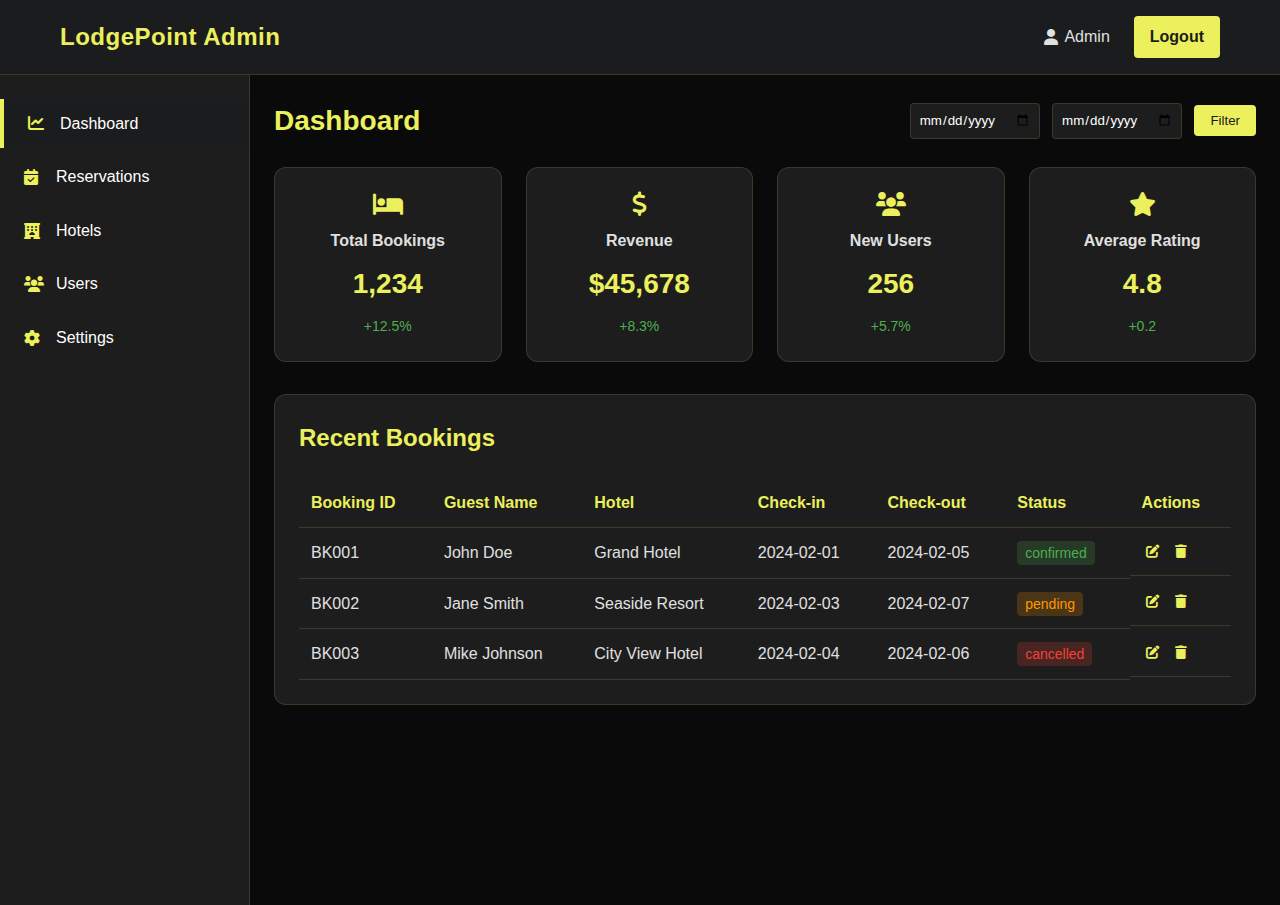
<file: pages/admin.html>
<!DOCTYPE html>
<html lang="en">
<head>
    <meta charset="UTF-8">
    <meta name="viewport" content="width=device-width, initial-scale=1.0">
    <title>LodgePoint Admin Dashboard</title>
    <link href="https://fonts.googleapis.com/css2?family=Poppins:wght@300;400;600&family=Roboto:wght@300;400;700&display=swap" rel="stylesheet">
    <link href="https://cdnjs.cloudflare.com/ajax/libs/font-awesome/6.0.0-beta3/css/all.min.css" rel="stylesheet">
    <link href="../css/styles.css" rel="stylesheet">
    <link href="../css/admin.css" rel="stylesheet">
</head>
<body>
    <nav class="navbar">
        <div class="nav-container">
            <a href="/" class="logo">LodgePoint Admin</a>
            <div class="nav-right">
                <a href="#" class="nav-link"><i class="fas fa-user"></i>Admin</a>
                <a href="#" class="btn-register">Logout</a>
            </div>
        </div>
    </nav>

    <div class="admin-container">
        <div class="admin-sidebar">
            <ul class="admin-menu">
                <li class="active"><a href="#dashboard"><i class="fas fa-chart-line"></i>Dashboard</a></li>
                <li><a href="#reservations"><i class="fas fa-calendar-check"></i>Reservations</a></li>
                <li><a href="#hotels"><i class="fas fa-hotel"></i>Hotels</a></li>
                <li><a href="#users"><i class="fas fa-users"></i>Users</a></li>
                <li><a href="#settings"><i class="fas fa-cog"></i>Settings</a></li>
            </ul>
        </div>

        <div class="admin-content">
            <div class="admin-header">
                <h1>Dashboard</h1>
                <div class="date-filter">
                    <input type="date" id="startDate">
                    <input type="date" id="endDate">
                    <button class="filter-btn">Filter</button>
                </div>
            </div>

            <div class="stats-grid">
                <div class="stat-card">
                    <i class="fas fa-bed"></i>
                    <h3>Total Bookings</h3>
                    <p class="stat-number">1,234</p>
                    <span class="stat-change positive">+12.5%</span>
                </div>
                <div class="stat-card">
                    <i class="fas fa-dollar-sign"></i>
                    <h3>Revenue</h3>
                    <p class="stat-number">$45,678</p>
                    <span class="stat-change positive">+8.3%</span>
                </div>
                <div class="stat-card">
                    <i class="fas fa-users"></i>
                    <h3>New Users</h3>
                    <p class="stat-number">256</p>
                    <span class="stat-change positive">+5.7%</span>
                </div>
                <div class="stat-card">
                    <i class="fas fa-star"></i>
                    <h3>Average Rating</h3>
                    <p class="stat-number">4.8</p>
                    <span class="stat-change positive">+0.2</span>
                </div>
            </div>

            <div class="recent-bookings">
                <h2>Recent Bookings</h2>
                <table class="bookings-table">
                    <thead>
                        <tr>
                            <th>Booking ID</th>
                            <th>Guest Name</th>
                            <th>Hotel</th>
                            <th>Check-in</th>
                            <th>Check-out</th>
                            <th>Status</th>
                            <th>Actions</th>
                        </tr>
                    </thead>
                    <tbody id="bookingsTableBody">
                        <!-- Bookings will be populated here -->
                    </tbody>
                </table>
            </div>
        </div>
    </div>

    <script src="../js/admin.js"></script>
</body>
</html>
</file>
<file: css/styles.css>
* {
    margin: 0;
    padding: 0;
    box-sizing: border-box;
    font-family: 'Inter', sans-serif;
}


:root {
    --primary-color: #1b1c1d;    
    --secondary-color: #1b1c1d;  
    --accent-color: hsl(62, 83%, 65%);      
    --accent-hover: hsl(62, 83%, 65%);      
    --text-color: #ffffff;      
    --text-secondary: #e0e0e0;   
    --gold-gradient: linear-gradient(145deg, hsl(62, 83%, 65%), hsl(62, 83%, 65%)); 
    --background: #0a0a0a;        
    --card-bg: #1d1d1d;           
    --shadow: 0 4px 20px rgba(0, 0, 0, 0.3);
    --gold-shadow: 0 4px 15px rgba(200, 166, 85, 0.2);
}

body {
    background-color: var(--background);
    color: var(--text-color);
    line-height: 1.6;
}

.container {
    max-width: 1200px;
    margin: 0 auto;
    padding: 0 20px;
}


.navbar {
    background: var(--primary-color);
    padding: 16px 0;
    border-bottom: 1px solid rgba(200, 166, 85, 0.2);
}

.nav-container {
    display: flex;
    justify-content: space-between;
    align-items: center;
    max-width: 1200px;
    margin: 0 auto;
    padding: 0 20px;
}

.logo {
    color: var(--accent-color);
    font-size: 24px;
    font-weight: 700;
    text-decoration: none;
    letter-spacing: 0.5px;
}

.nav-right {
    display: flex;
    align-items: center;
    gap: 24px;
}

.nav-link {
    color: var(--text-secondary);
    text-decoration: none;
    font-weight: 500;
    transition: color 0.3s ease;
    display: flex;
    align-items: center;
    gap: 6px;
}

.nav-link:hover {
    color: var(--accent-color);
}

.currency-select {
    background: var(--secondary-color);
    color: var(--text-color);
    border: 1px solid rgba(200, 166, 85, 0.2);
    padding: 8px;
    border-radius: 4px;
    cursor: pointer;
}

.btn-register {
    background: var(--gold-gradient);
    color: var(--primary-color);
    padding: 8px 16px;
    border-radius: 4px;
    text-decoration: none;
    font-weight: 600;
    transition: all 0.3s ease;
}

.btn-register:hover {
    transform: translateY(-2px);
    box-shadow: var(--gold-shadow);
}



h1 {
    font-size: 48px;
    color: var(--accent-color);
    margin-bottom: 16px;
    margin-top: 30px;
    font-weight: 700;
    text-align: center;
}

p {
    font-size: 18px;
    color: var(--gold-gradient);
    margin-bottom: 40px;
    text-align: center;
}

.search-form {
    background: var(--card-bg);
    padding: 24px;
    border-radius: 12px;
    display: grid;
    grid-template-columns: 1.5fr 2fr 1fr auto;
    gap: 16px;
    align-items: start;
    max-width: 1200px;
    margin: 0 auto;
    border: 1px solid rgba(200, 166, 85, 0.2);
}

.search-input {
    position: relative;
}

.search-input i {
    position: absolute;
    left: 12px;
    top: 50%;
    transform: translateY(-50%);
    color: var(--accent-color);
    z-index: 1;
}

.search-input input,
.guest-selector {
    width: 100%;
    padding: 12px 12px 12px 40px;
    background: var(--secondary-color);
    border: 1px solid rgba(200, 166, 85, 0.2);
    border-radius: 8px;
    color: var(--text-color);
    font-size: 16px;
}

.search-input input:focus {
    outline: none;
    border-color: var(--accent-color);
}



.date-inputs {
    display: flex;
    gap: 12px;
}

.check-in, .check-out {
    position: relative;
    flex: 1;
}



.guest-selector {
    cursor: pointer;
}

.search-button {
    background: var(--gold-gradient);
    color: var(--primary-color);
    padding: 12px 24px;
    border: none;
    border-radius: 8px;
    font-weight: 600;
    cursor: pointer;
    transition: all 0.3s ease;
    height: 100%;
    white-space: nowrap;
    display: flex;
    align-items: center;
    gap: 8px;
}

.search-button:hover {
    transform: translateY(-2px);
    box-shadow: var(--gold-shadow);
}

.property-types {
    padding: 60px 0;
}

.section-title {
    font-size: 24px;
    color: var(--accent-color);
    margin-bottom: 32px;
    font-weight: 600;
}

.type-grid {
    display: grid;
    grid-template-columns: repeat(4, 1fr);
    gap: 24px;
}

.type-card {
    background: var(--card-bg);
    border-radius: 12px;
    overflow: hidden;
    transition: transform 0.3s ease;
    cursor: pointer;
    border: 1px solid rgba(200, 166, 85, 0.2);
}

.type-card:hover {
    transform: translateY(-5px);
    box-shadow: var(--gold-shadow);
}

.type-card img {
    width: 100%;
    height: 200px;
    object-fit: cover;
}

.type-card-content {
    padding: 16px;
}

.type-card h3 {
    color: var(--accent-color);
    font-size: 18px;
    margin-bottom: 8px;
}

.type-card p {
    color: var(--text-secondary);
    font-size: 14px;
   text-align: left;
}

.popular-destinations {
    padding: 60px 0;
}

.destination-grid {
    display: grid;
    grid-template-columns: repeat(3, 1fr);
    gap: 24px;
}

.destination-card {
    position: relative;
    border-radius: 12px;
    overflow: hidden;
    height: 300px;
    transition: transform 0.3s ease;
}

.destination-card:hover {
    transform: translateY(-5px);
    box-shadow: var(--gold-shadow);
}

.destination-card img {
    width: 100%;
    height: 100%;
    object-fit: cover;
}

.destination-info {
    position: absolute;
    bottom: 0;
    left: 0;
    right: 0;
    padding: 20px;
    background: linear-gradient(transparent, rgba(0,0,0,0.8));
}

.destination-info h3, .destination-info h3 a {
    color: var(--accent-color);
    font-size: 24px;
    margin-bottom: 8px;
}

.destination-info p {
    color: var(--text-secondary);
    text-align: left;
}

@media (max-width: 1024px) {
    .search-form {
        grid-template-columns: 1fr 1fr;
    }
    
    .type-grid {
        grid-template-columns: repeat(2, 1fr);
    }
    
    .destination-grid {
        grid-template-columns: repeat(2, 1fr);
    }
}

@media (max-width: 768px) {
    .nav-right {
        display: none;
    }
    
    .search-hero h1 {
        font-size: 32px;
    }
    
    .search-form {
        grid-template-columns: 1fr;
    }
    
    .date-inputs {
        flex-direction: column;
    }
    
    .destination-grid {
        grid-template-columns: 1fr;
    }
}


::-webkit-scrollbar {
    width: 10px;
}

::-webkit-scrollbar-track {
    background: var(--primary-color);
}

::-webkit-scrollbar-thumb {
    background: var(--accent-color);
    border-radius: 5px;
}

::selection {
    background: var(--accent-color);
    color: var(--primary-color);
}

.site-footer {
    background: var(--primary-color);
    padding: 60px 0;
    border-top: 1px solid rgba(200, 166, 85, 0.2);
}

.footer-content {
    display: grid;
    grid-template-columns: repeat(5, 1fr);
    gap: 24px;
    max-width: 1200px;
    margin: 0 auto;
    padding: 0 20px;
}

.footer-section {
    display: flex;
    flex-direction: column;
}

.footer-section h3,
.footer-section h4 {
    color: var(--accent-color);
    margin-bottom: 16px;
    font-size: 18px;
}

.footer-section ul {
    list-style: none;
}

.footer-section ul li {
    margin-bottom: 8px;
}

.footer-section ul li a {
    color: var(--text-secondary);
    text-decoration: none;
    transition: color 0.3s ease;
}

.footer-section ul li a:hover {
    color: var(--accent-color);
}

.social-links {
    display: flex;
    gap: 16px;
    margin-top: 16px;
}

.social-links a {
    color: var(--text-secondary);
    font-size: 20px;
    transition: color 0.3s ease;
}

.social-links a:hover {
    color: var(--accent-color);
}

.newsletter-form {
    display: flex;
    margin-top: 16px;
}

.newsletter-form input {
    flex-grow: 1;
    padding: 12px;
    background-color: var(--secondary-color);
    border: 1px solid rgba(200, 166, 85, 0.2);
    color: var(--text-secondary);
}

.newsletter-form button {
    background: var(--gold-gradient);
    color: var(--primary-color);
    border: none;
    padding: 12px 24px;
}

.footer-bottom {
    text-align: center;
    padding-top: 32px;
    border-top: 1px solid rgba(200, 166, 85, 0.2);
    margin-top: 32px;
}

.footer-bottom p {
    color: var(--text-secondary);
}

.payment-methods {
    display: flex;
    justify-content: center;
    gap: 16px;
    margin-top: 16px;
    color: var(--text-secondary);
    font-size: 24px;
}

.footer-section p {
    text-align: left;
}
@media (max-width: 1024px) {
    .footer-content {
        grid-template-columns: repeat(2, 1fr);
    }
}

@media (max-width: 768px) {
    .footer-content {
        grid-template-columns: 1fr;
    }
}
</file>
<file: css/admin.css>
.admin-container {
    display: flex;
    min-height: calc(100vh - 70px);
    background-color: var(--background);
}

.admin-sidebar {
    width: 250px;
    background-color: var(--card-bg);
    border-right: 1px solid rgba(200, 166, 85, 0.2);
    padding: 20px 0;
}

.admin-menu {
    list-style: none;
}

.admin-menu li {
    padding: 12px 24px;
    margin: 4px 0;
    cursor: pointer;
    transition: all 0.3s ease;
}

.admin-menu li:hover, 
.admin-menu li.active {
    background: var(--primary-color);
    border-left: 4px solid var(--accent-color);
}

.admin-menu li a {
    color: var(--text-color);
    text-decoration: none;
    display: flex;
    align-items: center;
    gap: 12px;
}

.admin-menu li a i {
    color: var(--accent-color);
    width: 20px;
}

.admin-content {
    flex: 1;
    padding: 24px;
}

.admin-header {
    display: flex;
    justify-content: space-between;
    align-items: center;
    margin-bottom: 24px;
}

.admin-header h1 {
    font-size: 28px;
    margin: 0;
    text-align: left;
}

.date-filter {
    display: flex;
    gap: 12px;
    align-items: center;
}

.date-filter input {
    padding: 8px;
    background: var(--card-bg);
    border: 1px solid rgba(200, 166, 85, 0.2);
    border-radius: 4px;
    color: var(--text-color);
}

.filter-btn {
    background: var(--gold-gradient);
    color: var(--primary-color);
    border: none;
    padding: 8px 16px;
    border-radius: 4px;
    cursor: pointer;
    transition: all 0.3s ease;
}

.filter-btn:hover {
    transform: translateY(-2px);
    box-shadow: var(--gold-shadow);
}

.stats-grid {
    display: grid;
    grid-template-columns: repeat(4, 1fr);
    gap: 24px;
    margin-bottom: 32px;
}

.stat-card {
    background: var(--card-bg);
    padding: 24px;
    border-radius: 12px;
    border: 1px solid rgba(200, 166, 85, 0.2);
    text-align: center;
}

.stat-card i {
    font-size: 24px;
    color: var(--accent-color);
    margin-bottom: 12px;
}

.stat-card h3 {
    color: var(--text-secondary);
    font-size: 16px;
    margin-bottom: 8px;
}

.stat-number {
    font-size: 28px;
    font-weight: bold;
    color: var(--accent-color);
    margin: 8px 0;
}

.stat-change {
    font-size: 14px;
    display: block;
}

.stat-change.positive {
    color: #4CAF50;
}

.stat-change.negative {
    color: #f44336;
}

.recent-bookings {
    background: var(--card-bg);
    padding: 24px;
    border-radius: 12px;
    border: 1px solid rgba(200, 166, 85, 0.2);
}

.recent-bookings h2 {
    color: var(--accent-color);
    margin-bottom: 20px;
}

.bookings-table {
    width: 100%;
    border-collapse: collapse;
}

.bookings-table th,
.bookings-table td {
    padding: 12px;
    text-align: left;
    border-bottom: 1px solid rgba(200, 166, 85, 0.2);
}

.bookings-table th {
    color: var(--accent-color);
    font-weight: 600;
}

.bookings-table td {
    color: var(--text-secondary);
}

.status-badge {
    padding: 4px 8px;
    border-radius: 4px;
    font-size: 14px;
}

.status-confirmed {
    background: rgba(76, 175, 80, 0.2);
    color: #4CAF50;
}

.status-pending {
    background: rgba(255, 152, 0, 0.2);
    color: #FF9800;
}

.status-cancelled {
    background: rgba(244, 67, 54, 0.2);
    color: #f44336;
}

.action-buttons {
    display: flex;
    gap: 8px;
}

.action-btn {
    background: none;
    border: none;
    color: var(--accent-color);
    cursor: pointer;
    padding: 4px;
    transition: all 0.3s ease;
}

.action-btn:hover {
    transform: translateY(-2px);
}

@media (max-width: 1024px) {
    .stats-grid {
        grid-template-columns: repeat(2, 1fr);
    }
}

@media (max-width: 768px) {
    .admin-container {
        flex-direction: column;
    }

    .admin-sidebar {
        width: 100%;
        border-right: none;
        border-bottom: 1px solid rgba(200, 166, 85, 0.2);
    }

    .stats-grid {
        grid-template-columns: 1fr;
    }

    .bookings-table {
        overflow-x: auto;
        display: block;
    }
}
</file>
